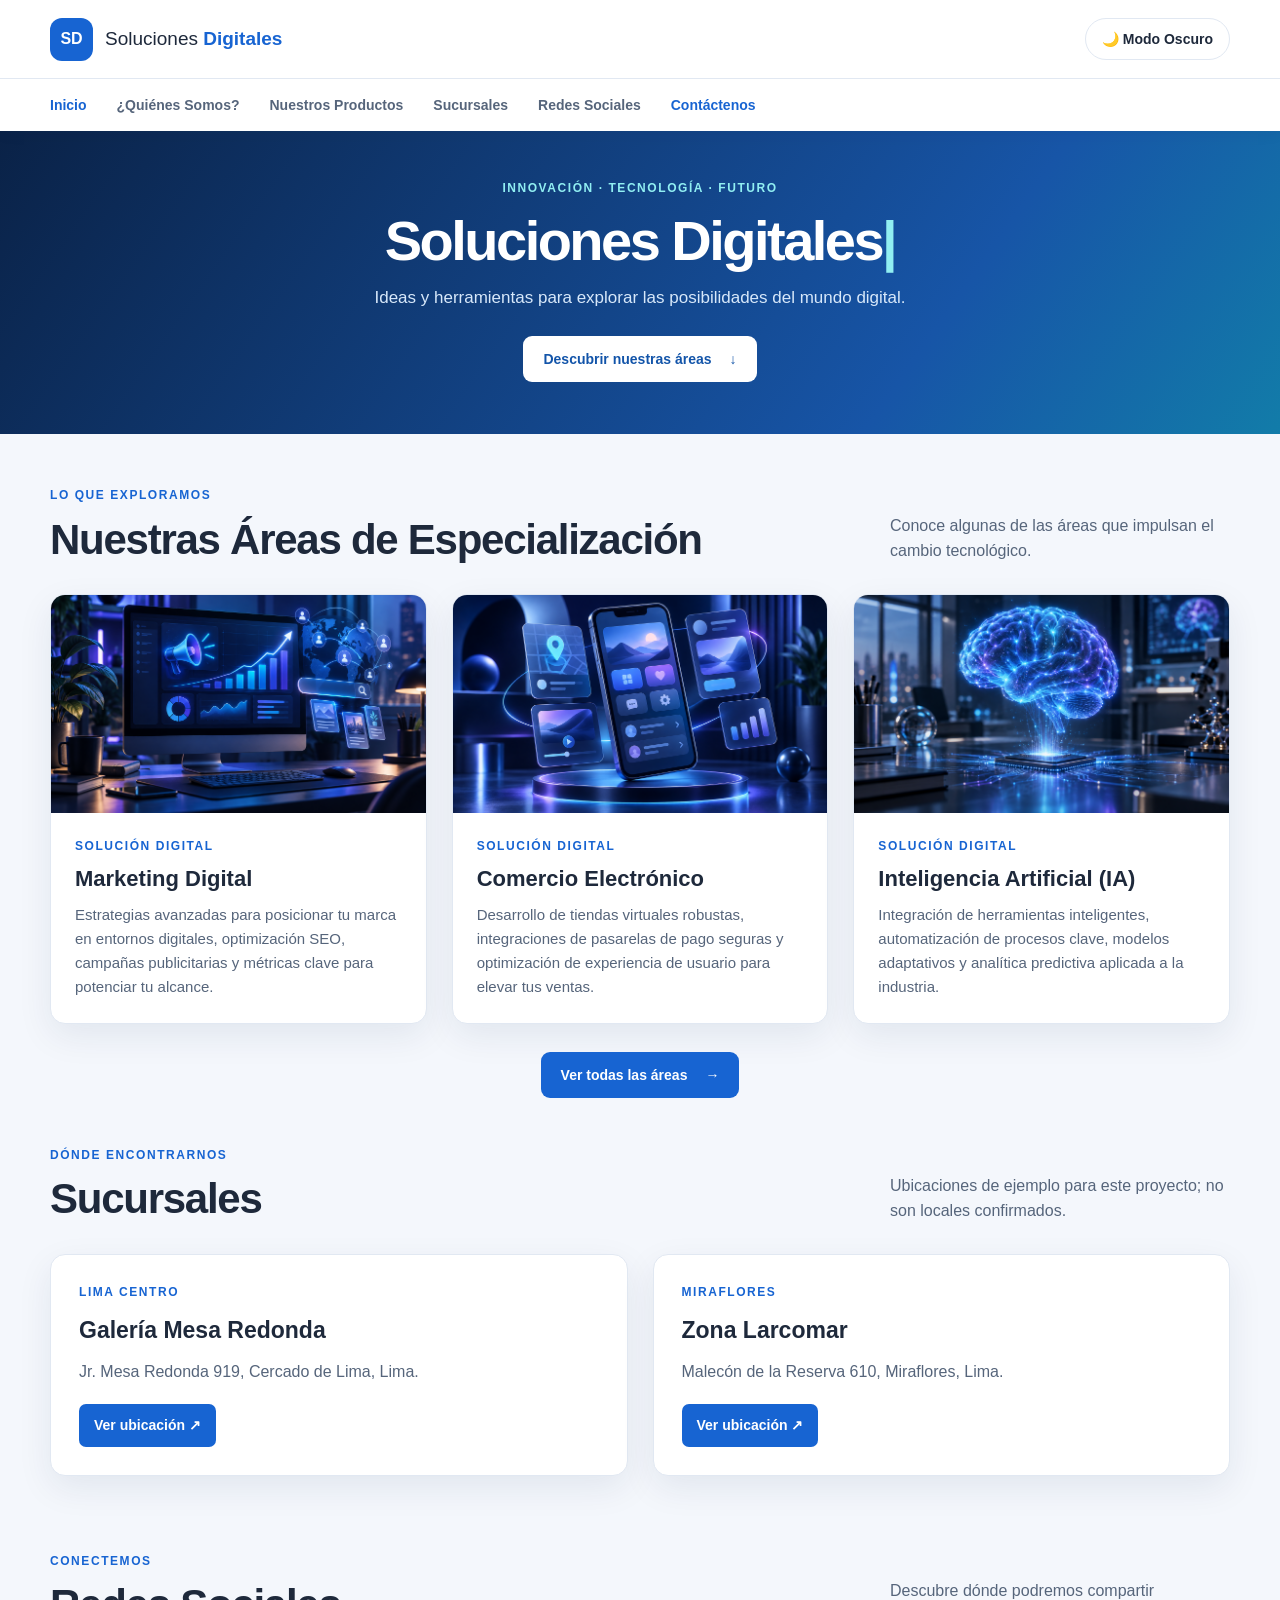
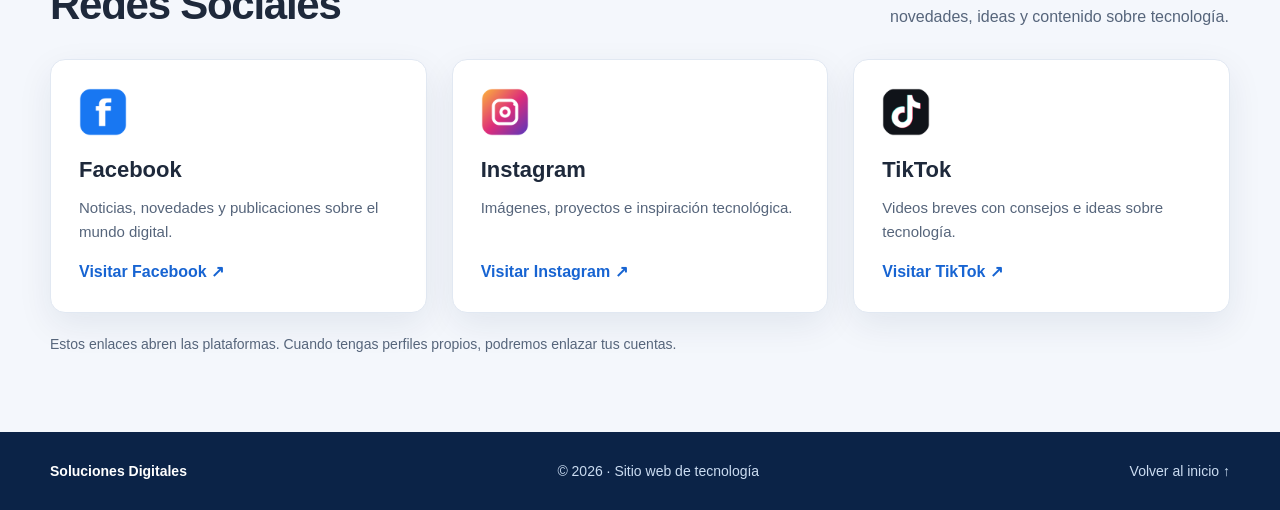
<file: index.html>
<!DOCTYPE html>
<html lang="es">
<head>
  <meta charset="UTF-8">
  <meta name="viewport" content="width=device-width, initial-scale=1.0">
  <meta name="description" content="Soluciones Digitales: marketing, desarrollo web, inteligencia artificial y más áreas de tecnología.">
  <title>Inicio | Soluciones Digitales</title>
  <link rel="stylesheet" href="estilos.css">
  <script src="dinamica.js" defer></script>
</head>
<body>
  <a class="skip-link" href="#contenido">Ir al contenido</a>

  <header class="header">
    <div class="header-container">
      <a class="brand" href="index.html" aria-label="Soluciones Digitales, ir al inicio">
        <span class="brand-mark">SD</span>
        <span>Soluciones <strong>Digitales</strong></span>
      </a>
      <button id="btn-theme" class="btn-theme" type="button" aria-label="Activar modo oscuro">
        🌙 Modo Oscuro
      </button>
    </div>

    <nav class="nav" aria-label="Menú principal">
      <ul class="nav-list">
        <li><a href="index.html" aria-current="page">Inicio</a></li>
        <li><a href="quienes.html">¿Quiénes Somos?</a></li>
        <li><a href="productos.html">Nuestros Productos</a></li>
        <li><a href="#sucursales">Sucursales</a></li>
        <li><a href="#redes-sociales">Redes Sociales</a></li>
        <li>
          <a class="nav-contact"
             href="https://docs.google.com/forms/d/e/1FAIpQLSd05wR9qInPvECJKBWrRU2vzlAW7nPxL7XB4BZQx7r2U97q-Q/viewform?usp=publish-editor"
             target="_blank" rel="noopener noreferrer">Contáctenos</a>
        </li>
      </ul>
    </nav>
  </header>

  <main id="contenido">
    <section class="home-hero">
      <div class="page-container hero-inner">
        <span class="hero-kicker">INNOVACIÓN · TECNOLOGÍA · FUTURO</span>
        <h1 class="titulo-animado">
          <span id="texto-escrito">Soluciones Digitales</span><span class="cursor" aria-hidden="true">|</span>
        </h1>
        <p>Ideas y herramientas para explorar las posibilidades del mundo digital.</p>
        <a href="#productos" class="hero-link">
          Descubrir nuestras áreas <span aria-hidden="true">↓</span>
        </a>
      </div>
    </section>

    <section id="productos" class="services-section page-container">
      <div class="section-heading">
        <div>
          <span class="section-kicker">LO QUE EXPLORAMOS</span>
          <h2 class="section-title">Nuestras Áreas de Especialización</h2>
        </div>
        <p>Conoce algunas de las áreas que impulsan el cambio tecnológico.</p>
      </div>

      <div class="cards-grid">
        <article class="card">
          <div class="card-img-container">
            <img src="imagenes/imagen1.png" alt="Marketing Digital" loading="lazy">
          </div>
          <div class="card-content">
            <span class="card-eyebrow">SOLUCIÓN DIGITAL</span>
            <h3>Marketing Digital</h3>
            <p>Estrategias avanzadas para posicionar tu marca en entornos digitales, optimización SEO, campañas publicitarias y métricas clave para potenciar tu alcance.</p>
          </div>
        </article>

        <article class="card">
          <div class="card-img-container">
            <img src="imagenes/imagen9.png" alt="Comercio Electrónico" loading="lazy">
          </div>
          <div class="card-content">
            <span class="card-eyebrow">SOLUCIÓN DIGITAL</span>
            <h3>Comercio Electrónico</h3>
            <p>Desarrollo de tiendas virtuales robustas, integraciones de pasarelas de pago seguras y optimización de experiencia de usuario para elevar tus ventas.</p>
          </div>
        </article>

        <article class="card">
          <div class="card-img-container">
            <img src="imagenes/imagen4.png" alt="Inteligencia Artificial" loading="lazy">
          </div>
          <div class="card-content">
            <span class="card-eyebrow">SOLUCIÓN DIGITAL</span>
            <h3>Inteligencia Artificial (IA)</h3>
            <p>Integración de herramientas inteligentes, automatización de procesos clave, modelos adaptativos y analítica predictiva aplicada a la industria.</p>
          </div>
        </article>
      </div>

      <div class="section-cta">
        <a class="main-link" href="productos.html">
          Ver todas las áreas <span aria-hidden="true">→</span>
        </a>
      </div>
    </section>

    <section id="sucursales" class="services-section page-container branch-section"
             aria-labelledby="titulo-sucursales">
      <div class="section-heading">
        <div>
          <span class="section-kicker">DÓNDE ENCONTRARNOS</span>
          <h2 class="section-title" id="titulo-sucursales">Sucursales</h2>
        </div>
        <p>Ubicaciones de ejemplo para este proyecto; no son locales confirmados.</p>
      </div>

      <div class="info-grid">
        <article class="info-card">
          <span class="section-kicker">LIMA CENTRO</span>
          <h3>Galería Mesa Redonda</h3>
          <address>Jr. Mesa Redonda 919, Cercado de Lima, Lima.</address>
          <a class="btn-card"
             href="https://www.google.com/maps/search/?api=1&amp;query=Galeria+Mesa+Redonda+Jiron+Mesa+Redonda+919+Lima"
             target="_blank" rel="noopener noreferrer">Ver ubicación ↗</a>
        </article>

        <article class="info-card">
          <span class="section-kicker">MIRAFLORES</span>
          <h3>Zona Larcomar</h3>
          <address>Malecón de la Reserva 610, Miraflores, Lima.</address>
          <a class="btn-card"
             href="https://www.google.com/maps/search/?api=1&amp;query=Larcomar+Malecon+de+la+Reserva+610+Miraflores+Lima"
             target="_blank" rel="noopener noreferrer">Ver ubicación ↗</a>
        </article>
      </div>
    </section>

    <section id="redes-sociales" class="services-section page-container social-section"
             aria-labelledby="titulo-redes">
      <div class="section-heading">
        <div>
          <span class="section-kicker">CONECTEMOS</span>
          <h2 class="section-title" id="titulo-redes">Redes Sociales</h2>
        </div>
        <p>Descubre dónde podremos compartir novedades, ideas y contenido sobre tecnología.</p>
      </div>

      <div class="social-grid">
        <article class="social-card social-facebook">
          <img class="social-logo" src="imagenes/logo-facebook.png" alt=""
               width="48" height="48" loading="lazy">
          <h3>Facebook</h3>
          <p>Noticias, novedades y publicaciones sobre el mundo digital.</p>
          <a href="https://www.facebook.com/" target="_blank" rel="noopener noreferrer">
            Visitar Facebook <span aria-hidden="true">↗</span>
          </a>
        </article>

        <article class="social-card social-instagram">
          <img class="social-logo" src="imagenes/logo-instagram.png" alt=""
               width="48" height="48" loading="lazy">
          <h3>Instagram</h3>
          <p>Imágenes, proyectos e inspiración tecnológica.</p>
          <a href="https://www.instagram.com/" target="_blank" rel="noopener noreferrer">
            Visitar Instagram <span aria-hidden="true">↗</span>
          </a>
        </article>

        <article class="social-card social-tiktok">
          <img class="social-logo" src="imagenes/logo-tiktok.png" alt=""
               width="48" height="48" loading="lazy">
          <h3>TikTok</h3>
          <p>Videos breves con consejos e ideas sobre tecnología.</p>
          <a href="https://www.tiktok.com/" target="_blank" rel="noopener noreferrer">
            Visitar TikTok <span aria-hidden="true">↗</span>
          </a>
        </article>
      </div>

      <p class="social-note">
        Estos enlaces abren las plataformas. Cuando tengas perfiles propios, podremos enlazar tus cuentas.
      </p>
    </section>
  </main>

  <footer class="footer">
    <div class="footer-inner">
      <strong>Soluciones Digitales</strong>
      <p>© 2026 · Sitio web de tecnología</p>
      <a href="index.html">Volver al inicio ↑</a>
    </div>
  </footer>
</body>
</html>
</file>
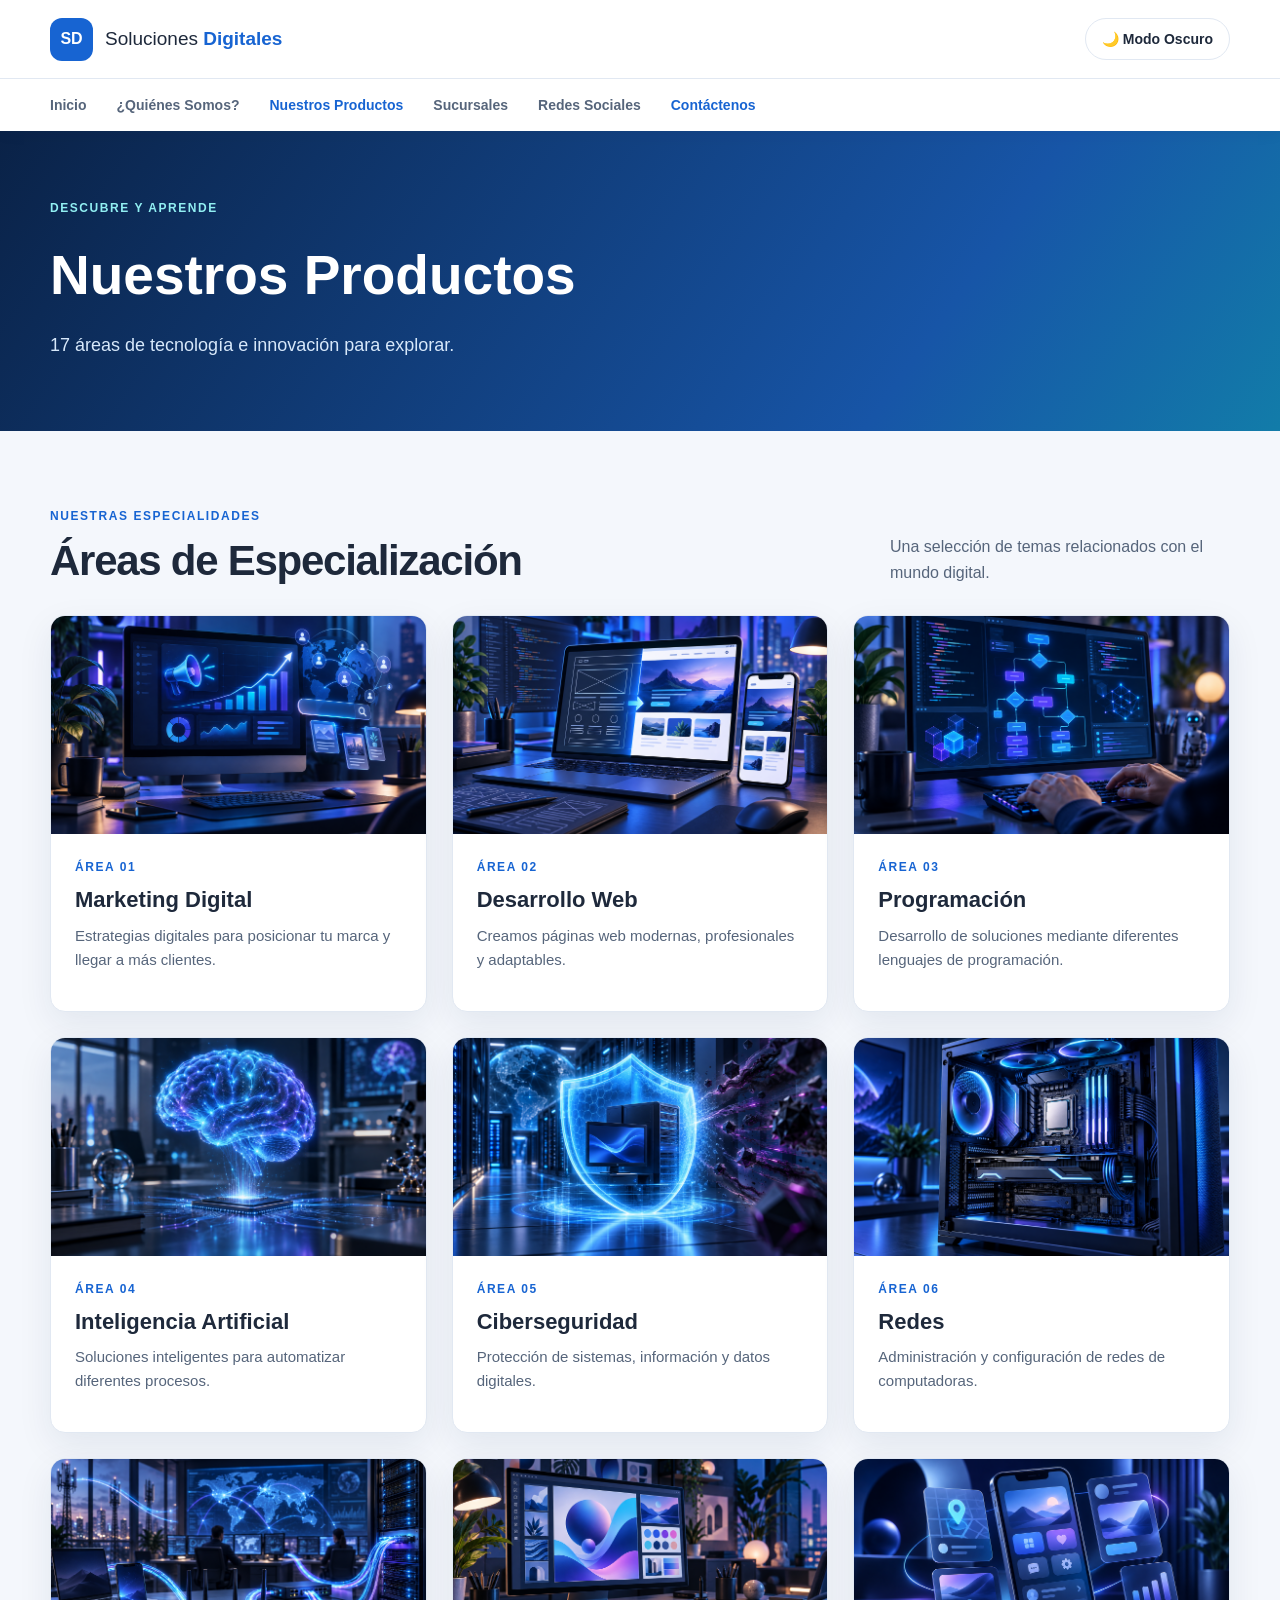
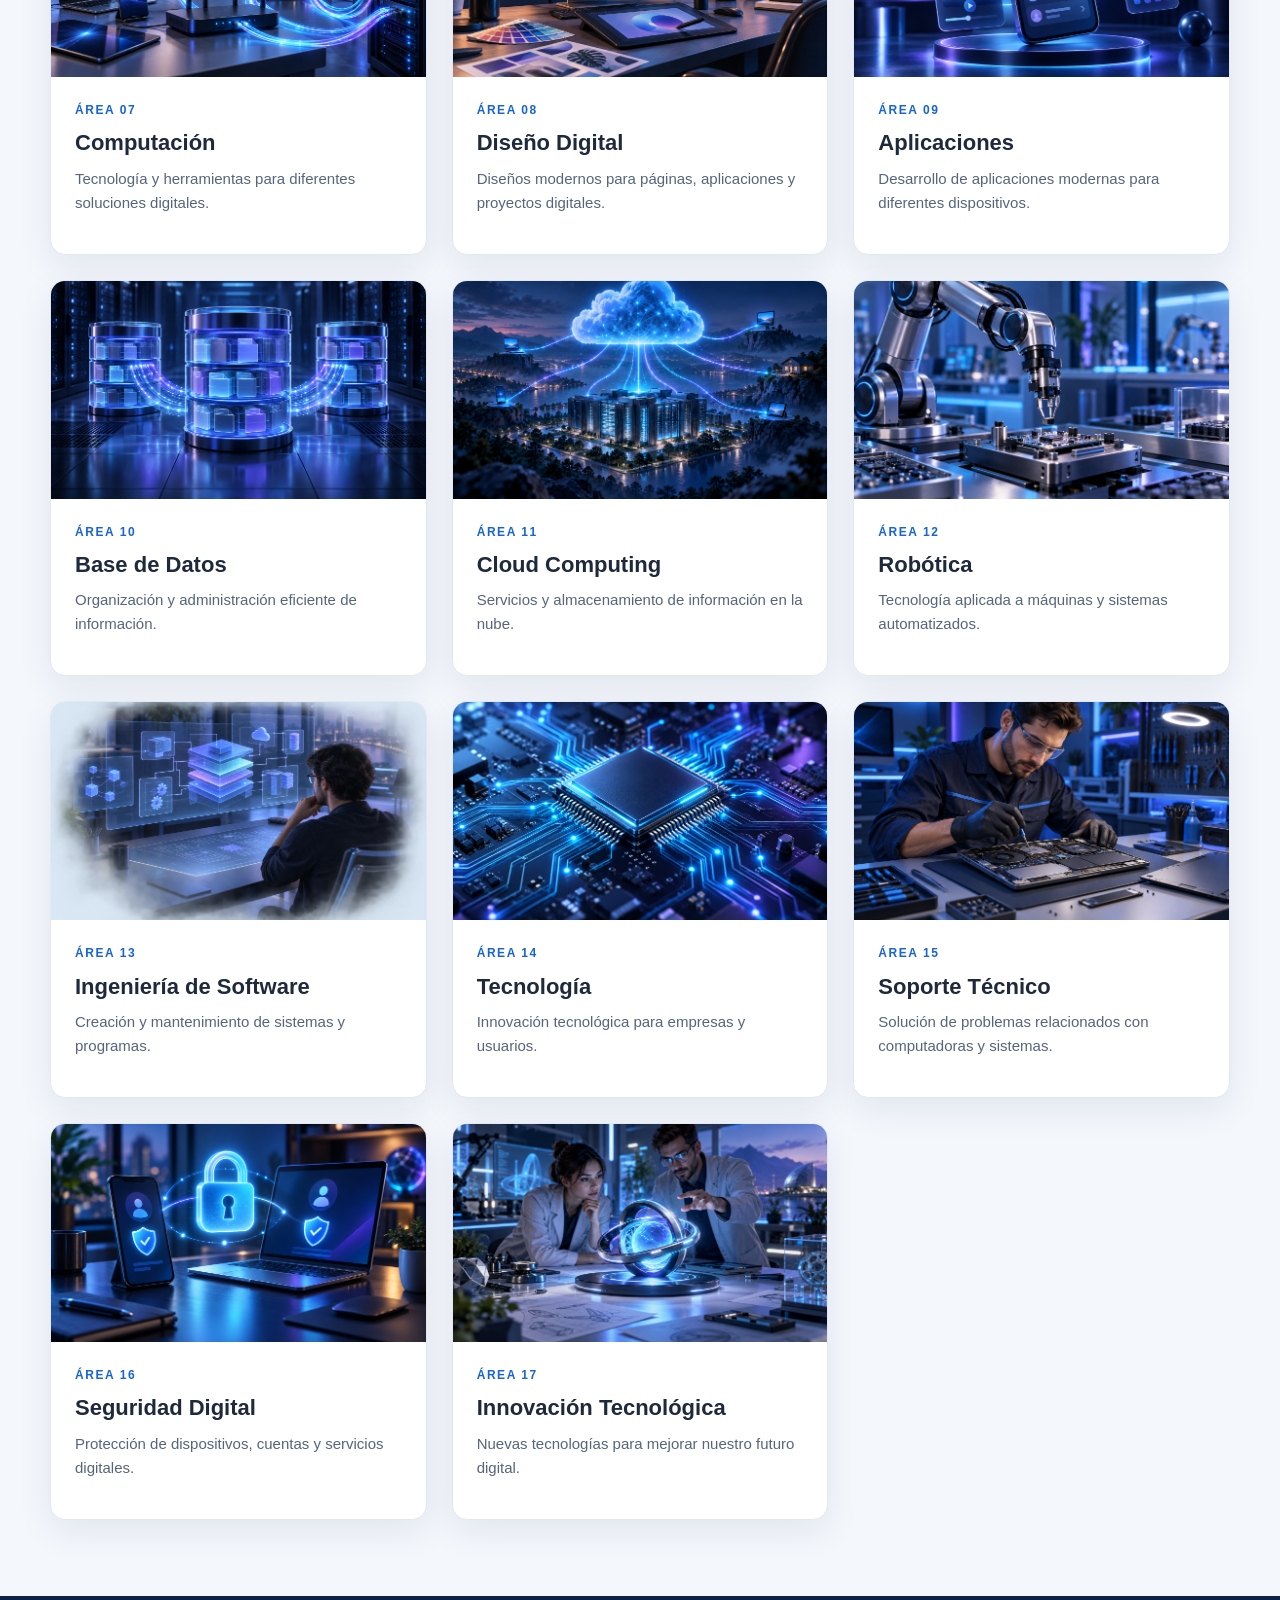
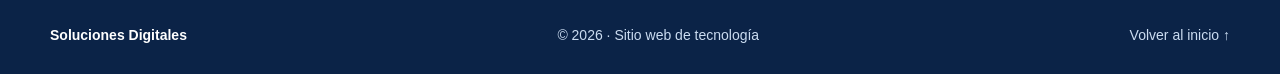
<file: productos.html>
<!DOCTYPE html>
<html lang="es">
<head>
  <meta charset="UTF-8">
  <meta name="viewport" content="width=device-width, initial-scale=1.0">
  <meta name="description" content="Conoce las áreas de tecnología de Soluciones Digitales.">
  <title>Nuestros Productos | Soluciones Digitales</title>
  <link rel="stylesheet" href="estilos.css">
  <script src="dinamica.js" defer></script>
</head>
<body>
  <a class="skip-link" href="#contenido">Ir al contenido</a>

  <header class="header">
    <div class="header-container">
      <a class="brand" href="index.html" aria-label="Soluciones Digitales, ir al inicio">
        <span class="brand-mark">SD</span>
        <span>Soluciones <strong>Digitales</strong></span>
      </a>
      <button id="btn-theme" class="btn-theme" type="button" aria-label="Activar modo oscuro">
        🌙 Modo Oscuro
      </button>
    </div>

    <nav class="nav" aria-label="Menú principal">
      <ul class="nav-list">
        <li><a href="index.html">Inicio</a></li>
        <li><a href="quienes.html">¿Quiénes Somos?</a></li>
        <li><a href="productos.html" aria-current="page">Nuestros Productos</a></li>
        <li><a href="index.html#sucursales">Sucursales</a></li>
        <li><a href="index.html#redes-sociales">Redes Sociales</a></li>
        <li>
          <a class="nav-contact"
             href="https://docs.google.com/forms/d/e/1FAIpQLSd05wR9qInPvECJKBWrRU2vzlAW7nPxL7XB4BZQx7r2U97q-Q/viewform?usp=publish-editor"
             target="_blank" rel="noopener noreferrer">Contáctenos</a>
        </li>
      </ul>
    </nav>
  </header>

  <main id="contenido">
    <section class="page-banner">
      <div class="page-container">
        <span class="hero-kicker">DESCUBRE Y APRENDE</span>
        <h1>Nuestros Productos</h1>
        <p>17 áreas de tecnología e innovación para explorar.</p>
      </div>
    </section>

    <section class="services-section page-container">
      <div class="section-heading">
        <div>
          <span class="section-kicker">NUESTRAS ESPECIALIDADES</span>
          <h2 class="section-title">Áreas de Especialización</h2>
        </div>
        <p>Una selección de temas relacionados con el mundo digital.</p>
      </div>

      <div class="cards-grid">
        <article class="card" id="tema-1">
          <div class="card-img-container">
            <img src="imagenes/imagen1.png" alt="Marketing Digital" loading="lazy">
          </div>
          <div class="card-content">
            <span class="card-eyebrow">ÁREA 01</span>
            <h3>Marketing Digital</h3>
            <p>Estrategias digitales para posicionar tu marca y llegar a más clientes.</p>
          </div>
        </article>

        <article class="card" id="tema-2">
          <div class="card-img-container">
            <img src="imagenes/imagen2.png" alt="Desarrollo Web" loading="lazy">
          </div>
          <div class="card-content">
            <span class="card-eyebrow">ÁREA 02</span>
            <h3>Desarrollo Web</h3>
            <p>Creamos páginas web modernas, profesionales y adaptables.</p>
          </div>
        </article>

        <article class="card" id="tema-3">
          <div class="card-img-container">
            <img src="imagenes/imagen3.png" alt="Programación" loading="lazy">
          </div>
          <div class="card-content">
            <span class="card-eyebrow">ÁREA 03</span>
            <h3>Programación</h3>
            <p>Desarrollo de soluciones mediante diferentes lenguajes de programación.</p>
          </div>
        </article>

        <article class="card" id="tema-4">
          <div class="card-img-container">
            <img src="imagenes/imagen4.png" alt="Inteligencia Artificial" loading="lazy">
          </div>
          <div class="card-content">
            <span class="card-eyebrow">ÁREA 04</span>
            <h3>Inteligencia Artificial</h3>
            <p>Soluciones inteligentes para automatizar diferentes procesos.</p>
          </div>
        </article>

        <article class="card" id="tema-5">
          <div class="card-img-container">
            <img src="imagenes/imagen5.png" alt="Ciberseguridad" loading="lazy">
          </div>
          <div class="card-content">
            <span class="card-eyebrow">ÁREA 05</span>
            <h3>Ciberseguridad</h3>
            <p>Protección de sistemas, información y datos digitales.</p>
          </div>
        </article>

        <article class="card" id="tema-6">
          <div class="card-img-container">
            <img src="imagenes/imagen6.png" alt="Redes" loading="lazy">
          </div>
          <div class="card-content">
            <span class="card-eyebrow">ÁREA 06</span>
            <h3>Redes</h3>
            <p>Administración y configuración de redes de computadoras.</p>
          </div>
        </article>

        <article class="card" id="tema-7">
          <div class="card-img-container">
            <img src="imagenes/imagen7.png" alt="Computación" loading="lazy">
          </div>
          <div class="card-content">
            <span class="card-eyebrow">ÁREA 07</span>
            <h3>Computación</h3>
            <p>Tecnología y herramientas para diferentes soluciones digitales.</p>
          </div>
        </article>

        <article class="card" id="tema-8">
          <div class="card-img-container">
            <img src="imagenes/imagen8.png" alt="Diseño Digital" loading="lazy">
          </div>
          <div class="card-content">
            <span class="card-eyebrow">ÁREA 08</span>
            <h3>Diseño Digital</h3>
            <p>Diseños modernos para páginas, aplicaciones y proyectos digitales.</p>
          </div>
        </article>

        <article class="card" id="tema-9">
          <div class="card-img-container">
            <img src="imagenes/imagen9.png" alt="Aplicaciones" loading="lazy">
          </div>
          <div class="card-content">
            <span class="card-eyebrow">ÁREA 09</span>
            <h3>Aplicaciones</h3>
            <p>Desarrollo de aplicaciones modernas para diferentes dispositivos.</p>
          </div>
        </article>

        <article class="card" id="tema-10">
          <div class="card-img-container">
            <img src="imagenes/imagen10.png" alt="Base de Datos" loading="lazy">
          </div>
          <div class="card-content">
            <span class="card-eyebrow">ÁREA 10</span>
            <h3>Base de Datos</h3>
            <p>Organización y administración eficiente de información.</p>
          </div>
        </article>

        <article class="card" id="tema-11">
          <div class="card-img-container">
            <img src="imagenes/imagen11.png" alt="Cloud Computing" loading="lazy">
          </div>
          <div class="card-content">
            <span class="card-eyebrow">ÁREA 11</span>
            <h3>Cloud Computing</h3>
            <p>Servicios y almacenamiento de información en la nube.</p>
          </div>
        </article>

        <article class="card" id="tema-12">
          <div class="card-img-container">
            <img src="imagenes/imagen12.png" alt="Robótica" loading="lazy">
          </div>
          <div class="card-content">
            <span class="card-eyebrow">ÁREA 12</span>
            <h3>Robótica</h3>
            <p>Tecnología aplicada a máquinas y sistemas automatizados.</p>
          </div>
        </article>

        <article class="card" id="tema-13">
          <div class="card-img-container">
            <img src="imagenes/imagen13.png" alt="Ingeniería de Software" loading="lazy">
          </div>
          <div class="card-content">
            <span class="card-eyebrow">ÁREA 13</span>
            <h3>Ingeniería de Software</h3>
            <p>Creación y mantenimiento de sistemas y programas.</p>
          </div>
        </article>

        <article class="card" id="tema-14">
          <div class="card-img-container">
            <img src="imagenes/imagen14.png" alt="Tecnología" loading="lazy">
          </div>
          <div class="card-content">
            <span class="card-eyebrow">ÁREA 14</span>
            <h3>Tecnología</h3>
            <p>Innovación tecnológica para empresas y usuarios.</p>
          </div>
        </article>

        <article class="card" id="tema-15">
          <div class="card-img-container">
            <img src="imagenes/imagen15.png" alt="Soporte Técnico" loading="lazy">
          </div>
          <div class="card-content">
            <span class="card-eyebrow">ÁREA 15</span>
            <h3>Soporte Técnico</h3>
            <p>Solución de problemas relacionados con computadoras y sistemas.</p>
          </div>
        </article>

        <article class="card" id="tema-16">
          <div class="card-img-container">
            <img src="imagenes/imagen16.png" alt="Seguridad Digital" loading="lazy">
          </div>
          <div class="card-content">
            <span class="card-eyebrow">ÁREA 16</span>
            <h3>Seguridad Digital</h3>
            <p>Protección de dispositivos, cuentas y servicios digitales.</p>
          </div>
        </article>

        <article class="card" id="tema-17">
          <div class="card-img-container">
            <img src="imagenes/imagen17.png" alt="Innovación Tecnológica" loading="lazy">
          </div>
          <div class="card-content">
            <span class="card-eyebrow">ÁREA 17</span>
            <h3>Innovación Tecnológica</h3>
            <p>Nuevas tecnologías para mejorar nuestro futuro digital.</p>
          </div>
        </article>
      </div>
    </section>
  </main>

  <footer class="footer">
    <div class="footer-inner">
      <strong>Soluciones Digitales</strong>
      <p>© 2026 · Sitio web de tecnología</p>
      <a href="index.html">Volver al inicio ↑</a>
    </div>
  </footer>
</body>
</html>
</file>
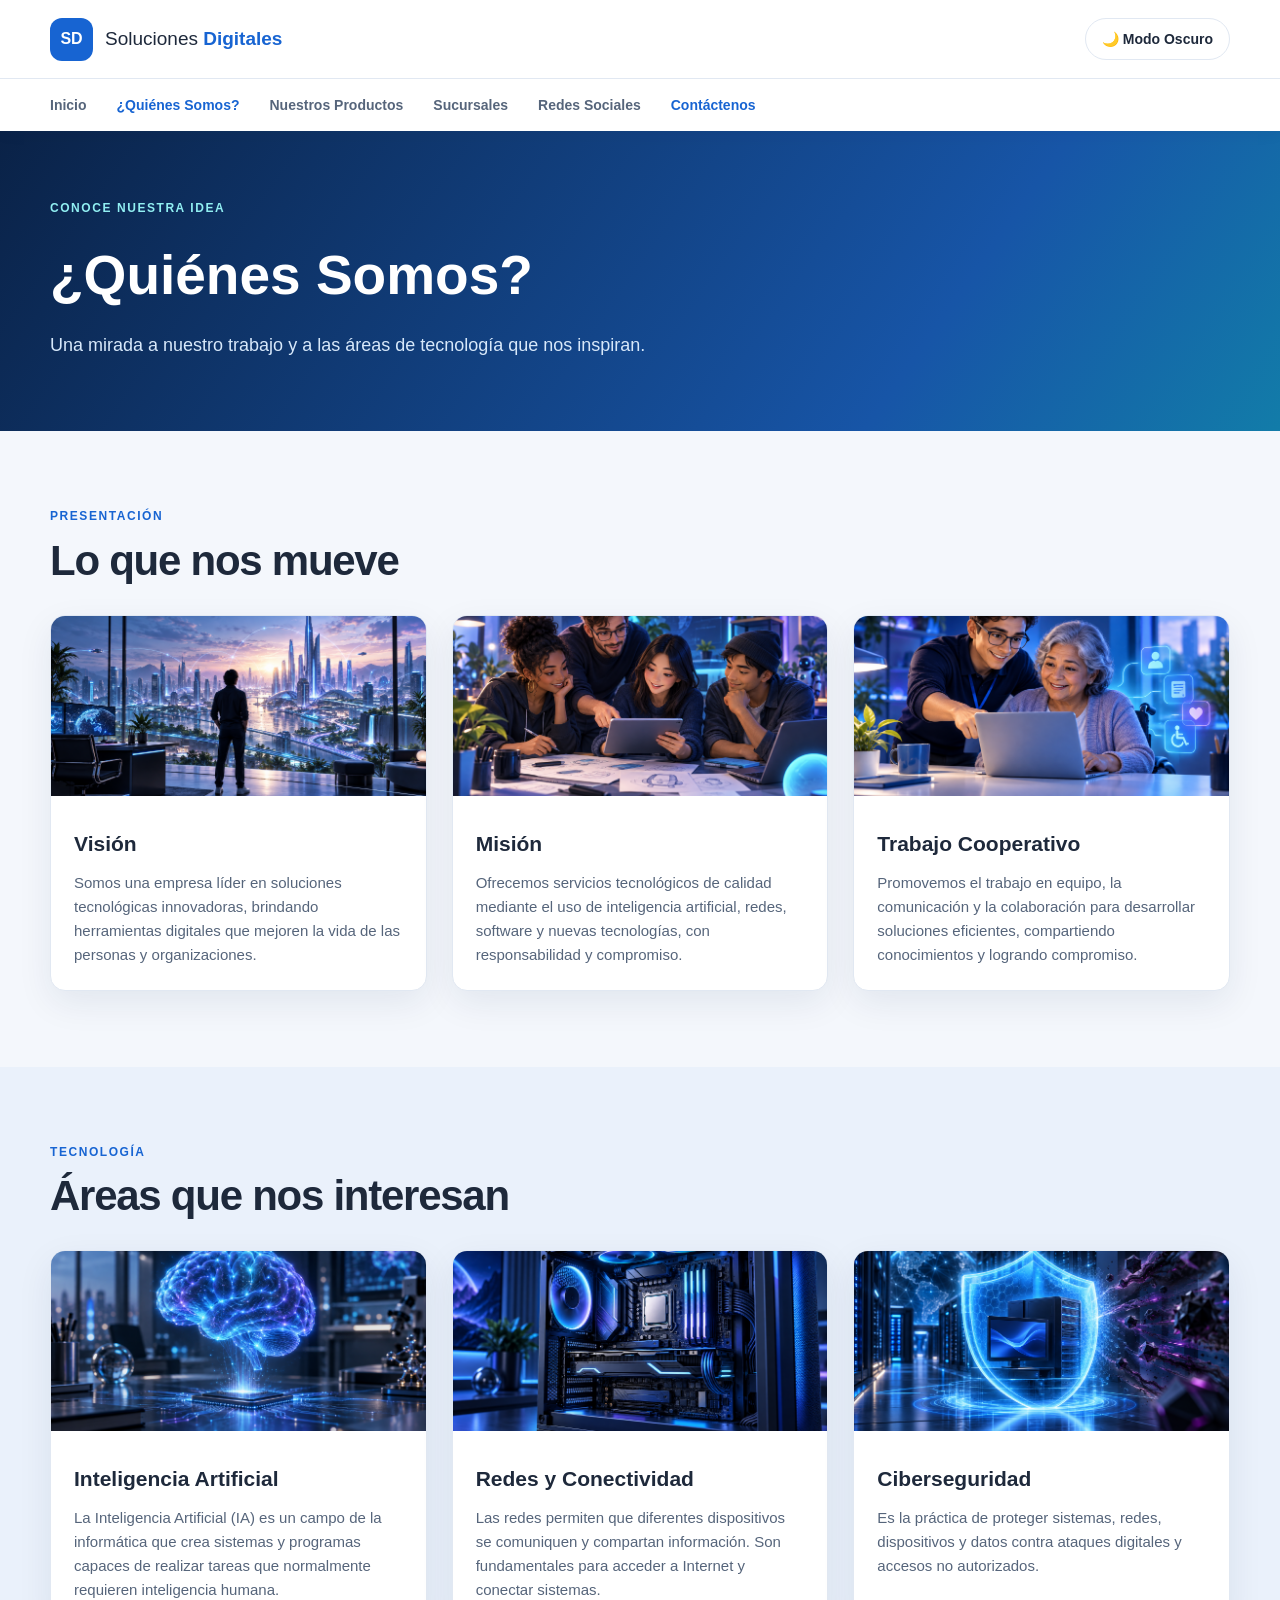
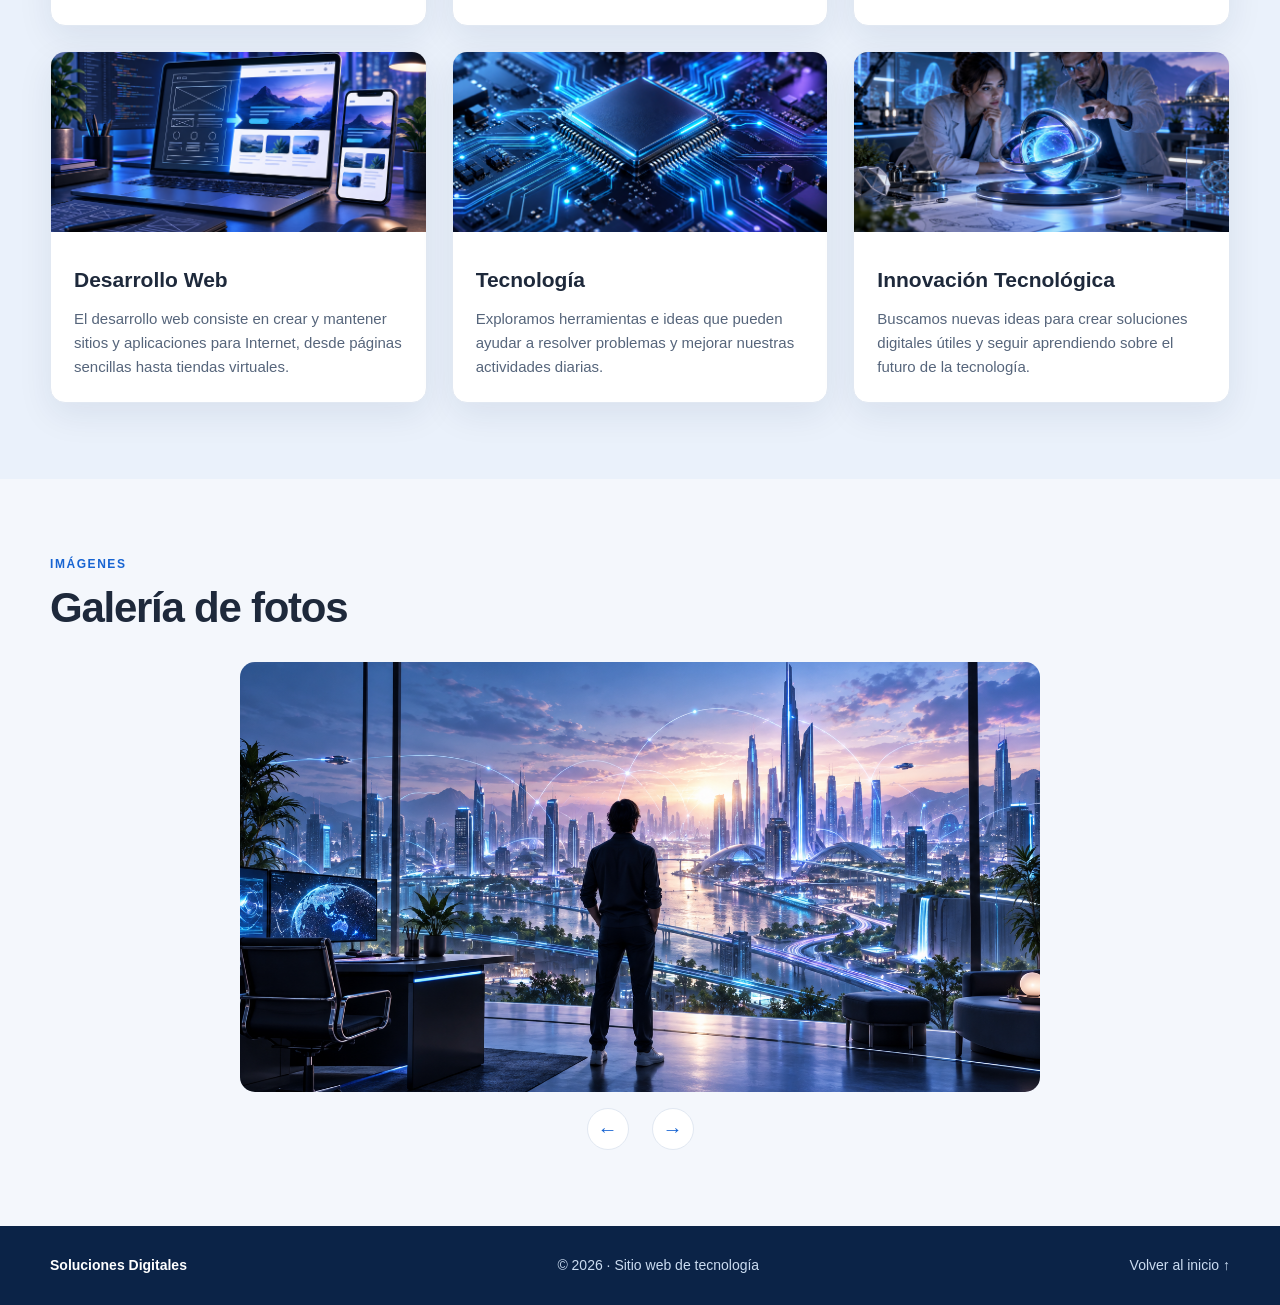
<file: quienes.html>
<!DOCTYPE html>
<html lang="es">
<head>
  <meta charset="UTF-8">
  <meta name="viewport" content="width=device-width, initial-scale=1.0">
  <meta name="description" content="Conoce Soluciones Digitales y nuestras áreas de interés.">
  <title>¿Quiénes Somos? | Soluciones Digitales</title>
  <link rel="stylesheet" href="estilos.css">
  <script src="dinamica.js" defer></script>
</head>
<body>
  <a class="skip-link" href="#contenido">Ir al contenido</a>

  <header class="header">
    <div class="header-container">
      <a class="brand" href="index.html" aria-label="Soluciones Digitales, ir al inicio">
        <span class="brand-mark">SD</span>
        <span>Soluciones <strong>Digitales</strong></span>
      </a>
      <button id="btn-theme" class="btn-theme" type="button" aria-label="Activar modo oscuro">
        🌙 Modo Oscuro
      </button>
    </div>

    <nav class="nav" aria-label="Menú principal">
      <ul class="nav-list">
        <li><a href="index.html">Inicio</a></li>
        <li><a href="quienes.html" aria-current="page">¿Quiénes Somos?</a></li>
        <li><a href="productos.html">Nuestros Productos</a></li>
        <li><a href="index.html#sucursales">Sucursales</a></li>
        <li><a href="index.html#redes-sociales">Redes Sociales</a></li>
        <li>
          <a class="nav-contact"
             href="https://docs.google.com/forms/d/e/1FAIpQLSd05wR9qInPvECJKBWrRU2vzlAW7nPxL7XB4BZQx7r2U97q-Q/viewform?usp=publish-editor"
             target="_blank" rel="noopener noreferrer">Contáctenos</a>
        </li>
      </ul>
    </nav>
  </header>

  <main id="contenido">
    <section class="page-banner">
      <div class="page-container">
        <span class="hero-kicker">CONOCE NUESTRA IDEA</span>
        <h1>¿Quiénes Somos?</h1>
        <p>Una mirada a nuestro trabajo y a las áreas de tecnología que nos inspiran.</p>
      </div>
    </section>

    <section class="page-container about-section">
      <div class="section-heading">
        <div>
          <span class="section-kicker">PRESENTACIÓN</span>
          <h2 class="section-title">Lo que nos mueve</h2>
        </div>
      </div>

      <div class="about-grid">
        <article class="about-card">
          <img src="imagenes/imagen18.png" alt="Visión" loading="lazy">
          <div>
            <h2>Visión</h2>
            <p>Somos una empresa líder en soluciones tecnológicas innovadoras, brindando herramientas digitales que mejoren la vida de las personas y organizaciones.</p>
          </div>
        </article>

        <article class="about-card">
          <img src="imagenes/imagen19.png" alt="Misión" loading="lazy">
          <div>
            <h2>Misión</h2>
            <p>Ofrecemos servicios tecnológicos de calidad mediante el uso de inteligencia artificial, redes, software y nuevas tecnologías, con responsabilidad y compromiso.</p>
          </div>
        </article>

        <article class="about-card">
          <img src="imagenes/imagen20.png" alt="Trabajo cooperativo" loading="lazy">
          <div>
            <h2>Trabajo Cooperativo</h2>
            <p>Promovemos el trabajo en equipo, la comunicación y la colaboración para desarrollar soluciones eficientes, compartiendo conocimientos y logrando compromiso.</p>
          </div>
        </article>
      </div>
    </section>

    <section class="section-alt">
      <div class="page-container about-section">
        <div class="section-heading">
          <div>
            <span class="section-kicker">TECNOLOGÍA</span>
            <h2 class="section-title">Áreas que nos interesan</h2>
          </div>
        </div>

        <div class="about-grid">
          <article class="about-card">
            <img src="imagenes/imagen4.png" alt="Inteligencia artificial" loading="lazy">
            <div>
              <h2>Inteligencia Artificial</h2>
              <p>La Inteligencia Artificial (IA) es un campo de la informática que crea sistemas y programas capaces de realizar tareas que normalmente requieren inteligencia humana.</p>
            </div>
          </article>

          <article class="about-card">
            <img src="imagenes/imagen6.png" alt="Redes y conectividad" loading="lazy">
            <div>
              <h2>Redes y Conectividad</h2>
              <p>Las redes permiten que diferentes dispositivos se comuniquen y compartan información. Son fundamentales para acceder a Internet y conectar sistemas.</p>
            </div>
          </article>

          <article class="about-card">
            <img src="imagenes/imagen5.png" alt="Ciberseguridad" loading="lazy">
            <div>
              <h2>Ciberseguridad</h2>
              <p>Es la práctica de proteger sistemas, redes, dispositivos y datos contra ataques digitales y accesos no autorizados.</p>
            </div>
          </article>

          <article class="about-card">
            <img src="imagenes/imagen2.png" alt="Desarrollo web" loading="lazy">
            <div>
              <h2>Desarrollo Web</h2>
              <p>El desarrollo web consiste en crear y mantener sitios y aplicaciones para Internet, desde páginas sencillas hasta tiendas virtuales.</p>
            </div>
          </article>

          <article class="about-card">
            <img src="imagenes/imagen14.png" alt="Tecnología" loading="lazy">
            <div>
              <h2>Tecnología</h2>
              <p>Exploramos herramientas e ideas que pueden ayudar a resolver problemas y mejorar nuestras actividades diarias.</p>
            </div>
          </article>

          <article class="about-card">
            <img src="imagenes/imagen17.png" alt="Innovación tecnológica" loading="lazy">
            <div>
              <h2>Innovación Tecnológica</h2>
              <p>Buscamos nuevas ideas para crear soluciones digitales útiles y seguir aprendiendo sobre el futuro de la tecnología.</p>
            </div>
          </article>
        </div>
      </div>
    </section>

    <section id="galeria" class="page-container gallery-section">
      <div class="section-heading">
        <div>
          <span class="section-kicker">IMÁGENES</span>
          <h2 class="section-title">Galería de fotos</h2>
        </div>
      </div>

      <div class="gallery" aria-label="Galería de tecnología">
        <div class="slides">
          <div class="slide" data-active>
            <img src="imagenes/imagen18.png" alt="Visión tecnológica" loading="lazy">
          </div>
          <div class="slide">
            <img src="imagenes/imagen19.png" alt="Misión tecnológica" loading="lazy">
          </div>
          <div class="slide">
            <img src="imagenes/imagen20.png" alt="Trabajo en equipo" loading="lazy">
          </div>
          <div class="slide">
            <img src="imagenes/imagen1.png" alt="Marketing digital" loading="lazy">
          </div>
          <div class="slide">
            <img src="imagenes/imagen4.png" alt="Inteligencia artificial" loading="lazy">
          </div>
          <div class="slide">
            <img src="imagenes/imagen6.png" alt="Redes" loading="lazy">
          </div>
          <div class="slide">
            <img src="imagenes/imagen5.png" alt="Ciberseguridad" loading="lazy">
          </div>
          <div class="slide">
            <img src="imagenes/imagen2.png" alt="Desarrollo web" loading="lazy">
          </div>
          <div class="slide">
            <img src="imagenes/imagen14.png" alt="Tecnología" loading="lazy">
          </div>
          <div class="slide">
            <img src="imagenes/imagen17.png" alt="Innovación tecnológica" loading="lazy">
          </div>
        </div>

        <div class="gallery-controls">
          <button id="anterior" type="button" aria-label="Imagen anterior">←</button>
          <button id="siguiente" type="button" aria-label="Imagen siguiente">→</button>
        </div>
      </div>
    </section>
  </main>

  <footer class="footer">
    <div class="footer-inner">
      <strong>Soluciones Digitales</strong>
      <p>© 2026 · Sitio web de tecnología</p>
      <a href="index.html">Volver al inicio ↑</a>
    </div>
  </footer>
</body>
</html>
</file>
<file: estilos.css>
:root {
  color-scheme: light;
  --fondo: #f4f7fc;
  --tarjeta: #ffffff;
  --texto: #1e293b;
  --secundario: #56657b;
  --borde: #e1e8f2;
  --azul: #1764d2;
  --sombra: 0 12px 35px rgba(12, 37, 78, .08);
}

* { box-sizing: border-box; }
html { scroll-behavior: smooth; }

body {
  margin: 0;
  background: var(--fondo);
  color: var(--texto);
  font: 16px/1.6 "Segoe UI", Arial, sans-serif;
}

img { display: block; max-width: 100%; }
a { color: inherit; text-decoration: none; }
button { font: inherit; }

a:focus-visible,
button:focus-visible {
  outline: 3px solid #34c5ca;
  outline-offset: 3px;
}

h1, h2, h3, p { margin-top: 0; }

.page-container {
  width: min(1180px, calc(100% - 40px));
  margin-inline: auto;
}

.skip-link {
  position: absolute;
  top: -80px;
  left: 16px;
  z-index: 10;
  padding: 10px 14px;
  background: white;
  color: #0b2347;
}

.skip-link:focus { top: 12px; }

/* ENCABEZADO Y MENÚ */

.header {
  background: var(--tarjeta);
  box-shadow: 0 2px 15px rgba(12, 37, 78, .06);
  position: relative;
  z-index: 1;
}

.header-container {
  width: min(1180px, calc(100% - 40px));
  min-height: 78px;
  margin: auto;
  display: flex;
  align-items: center;
  justify-content: space-between;
  gap: 20px;
}

.brand {
  display: inline-flex;
  align-items: center;
  gap: 12px;
  font-size: 19px;
}

.brand strong { color: var(--azul); }

.brand-mark {
  display: grid;
  place-items: center;
  width: 43px;
  height: 43px;
  border-radius: 12px;
  background: var(--azul);
  color: white;
  font-weight: 800;
  font-size: 16px;
}

.btn-theme {
  border: 1px solid var(--borde);
  border-radius: 24px;
  padding: 9px 16px;
  background: var(--tarjeta);
  color: var(--texto);
  cursor: pointer;
  font-size: 14px;
  font-weight: 700;
}

.btn-theme:hover { border-color: var(--azul); }
.nav { border-top: 1px solid var(--borde); }

.nav-list {
  width: min(1180px, calc(100% - 40px));
  margin: auto;
  padding: 0;
  list-style: none;
  display: flex;
  gap: 30px;
  align-items: center;
}

.nav-list a {
  display: inline-block;
  padding: 15px 0;
  color: var(--secundario);
  font-size: 14px;
  font-weight: 600;
}

.nav-list a:hover,
.nav-list a[aria-current="page"],
.nav-list .nav-contact {
  color: var(--azul);
}

/* PORTADA */

.home-hero,
.page-banner {
  background: linear-gradient(125deg, #0a2247, #1755a7 72%, #127ca9);
  color: white;
}

.home-hero {
  text-align: center;
  padding: 92px 20px 100px;
}

.hero-inner { max-width: 800px; }

.hero-kicker,
.section-kicker,
.card-eyebrow {
  display: block;
  font-size: 12px;
  font-weight: 800;
  letter-spacing: .13em;
}

.hero-kicker { color: #91eff2; }

.titulo-animado {
  min-height: 1.2em;
  margin: 18px 0 14px;
  font-size: clamp(42px, 6.8vw, 75px);
  line-height: 1.15;
  letter-spacing: -.045em;
}

.cursor {
  color: #91eff2;
  animation: parpadeo 1s step-end infinite;
}

@keyframes parpadeo {
  50% { opacity: 0; }
}

.home-hero p {
  color: #d7e8fa;
  font-size: 19px;
}

.hero-link,
.main-link {
  display: inline-flex;
  align-items: center;
  gap: 18px;
  border-radius: 9px;
  background: white;
  color: #1254a9;
  padding: 12px 20px;
  font-size: 14px;
  font-weight: 800;
  transition: transform .2s, box-shadow .2s;
}

.hero-link { margin-top: 18px; }

.hero-link:hover,
.main-link:hover {
  transform: translateY(-3px);
  box-shadow: var(--sombra);
}

/* TARJETAS */

.services-section,
.about-section,
.gallery-section {
  padding-block: 76px;
}

.section-heading {
  display: flex;
  justify-content: space-between;
  align-items: end;
  gap: 30px;
  margin-bottom: 30px;
}

.section-kicker,
.card-eyebrow {
  color: var(--azul);
}

.section-title {
  margin: 9px 0 0;
  font-size: clamp(28px, 3.4vw, 42px);
  line-height: 1.18;
  letter-spacing: -.03em;
}

.section-heading > p {
  max-width: 340px;
  color: var(--secundario);
  margin-bottom: 0;
}

.cards-grid {
  display: grid;
  grid-template-columns: repeat(3, 1fr);
  gap: 25px;
}

.card {
  overflow: hidden;
  border: 1px solid var(--borde);
  border-radius: 15px;
  background: var(--tarjeta);
  box-shadow: var(--sombra);
  transition: transform .2s, box-shadow .2s;
  scroll-margin-top: 30px;
}

.card:hover {
  transform: translateY(-5px);
  box-shadow: 0 18px 45px rgba(12, 37, 78, .16);
}

.card-img-container {
  height: 218px;
  background: #dae8f5;
}

.card-img-container img {
  width: 100%;
  height: 100%;
  object-fit: cover;
}

.card-content { padding: 24px; }

.card-content h3 {
  margin: 10px 0;
  font-size: 22px;
  line-height: 1.2;
}

.card-content p {
  color: var(--secundario);
  font-size: 15px;
}

.btn-card {
  display: inline-flex;
  align-items: center;
  gap: 10px;
  margin-top: 5px;
  border-radius: 7px;
  padding: 10px 15px;
  background: var(--azul);
  color: white;
  font-size: 14px;
  font-weight: 700;
}

.btn-card:hover { background: #0e4fae; }

.section-cta {
  text-align: center;
  margin-top: 35px;
}

.main-link {
  background: var(--azul);
  color: white;
}

/* QUIÉNES SOMOS */

.page-banner { padding: 68px 0 72px; }

.page-banner h1 {
  margin: 12px 0;
  font-size: clamp(36px, 5vw, 55px);
}

.page-banner p {
  max-width: 670px;
  margin: 0;
  color: #d7e8fa;
  font-size: 18px;
}

.section-alt { background: #eaf1fb; }

.about-grid {
  display: grid;
  grid-template-columns: repeat(3, 1fr);
  gap: 25px;
}

.about-card {
  overflow: hidden;
  border: 1px solid var(--borde);
  border-radius: 15px;
  background: var(--tarjeta);
  box-shadow: var(--sombra);
}

.about-card img {
  width: 100%;
  height: 180px;
  object-fit: cover;
}

.about-card > div { padding: 23px; }
.about-card h2 { margin: 8px 0 10px; font-size: 21px; }

.about-card p {
  color: var(--secundario);
  font-size: 15px;
  margin: 0;
}

/* GALERÍA */

.gallery {
  max-width: 800px;
  margin: 0 auto;
}

.slides {
  position: relative;
  height: min(55vw, 430px);
  min-height: 260px;
  border-radius: 15px;
  overflow: hidden;
  background: #dbe8f7;
}

.slide {
  display: none;
  width: 100%;
  height: 100%;
  position: relative;
}

.slide[data-active] { display: block; }

.slide img {
  width: 100%;
  height: 100%;
  object-fit: cover;
}

.slide span {
  position: absolute;
  bottom: 17px;
  right: 18px;
  border-radius: 7px;
  padding: 6px 11px;
  background: #0b2347d9;
  color: white;
  font-weight: 700;
  font-size: 13px;
}

.gallery-controls {
  display: flex;
  justify-content: center;
  align-items: center;
  gap: 23px;
  margin-top: 16px;
}

.gallery-controls button {
  width: 42px;
  height: 42px;
  border: 1px solid var(--borde);
  border-radius: 50%;
  background: var(--tarjeta);
  color: var(--azul);
  cursor: pointer;
  font-size: 20px;
}

.gallery-controls button:hover { border-color: var(--azul); }

.gallery-controls span {
  min-width: 70px;
  text-align: center;
  font-size: 14px;
  color: var(--secundario);
}

/* PIE Y MODO OSCURO */

.footer {
  background: #0b2347;
  color: #cbdcf1;
  padding: 28px 0;
}

.footer-inner {
  width: min(1180px, calc(100% - 40px));
  margin: auto;
  display: flex;
  align-items: center;
  justify-content: space-between;
  gap: 20px;
  font-size: 14px;
}

.footer-inner strong { color: white; }
.footer-inner p { margin: 0; }
.footer-inner a:hover { color: white; }

body.dark-mode {
  color-scheme: dark;
  --fondo: #121b2a;
  --tarjeta: #1d2b40;
  --texto: #f1f6fc;
  --secundario: #bfcee1;
  --borde: #38506b;
  --azul: #82b6ff;
  --sombra: 0 12px 35px rgba(0, 0, 0, .18);
}

body.dark-mode .section-alt { background: #17253a; }

body.dark-mode .btn-card,
body.dark-mode .main-link {
  background: #2867be;
  color: white;
}

body.dark-mode .brand-mark { background: #2867be; }
body.dark-mode .hero-link { color: #1254a9; }

/* CELULARES */

@media (max-width: 850px) {
  .cards-grid,
  .about-grid {
    grid-template-columns: repeat(2, 1fr);
  }

  .nav-list {
    overflow-x: auto;
    gap: 22px;
  }

  .nav-list a { white-space: nowrap; }
}

@media (max-width: 600px) {
  .header-container { min-height: 70px; }
  .brand { font-size: 15px; gap: 8px; }
  .brand-mark { width: 37px; height: 37px; font-size: 13px; }
  .btn-theme { font-size: 12px; padding: 7px 10px; }
  .home-hero { padding: 70px 15px 76px; }

  .services-section,
  .about-section,
  .gallery-section {
    padding-block: 54px;
  }

  .section-heading {
    align-items: start;
    flex-direction: column;
    gap: 12px;
  }

  .cards-grid,
  .about-grid {
    grid-template-columns: 1fr;
  }

  .card-img-container { height: 205px; }
  .page-banner { padding: 56px 0; }

  .footer-inner {
    align-items: start;
    flex-direction: column;
    gap: 8px;
  }
}

@media (prefers-reduced-motion: reduce) {
  html { scroll-behavior: auto; }

  *,
  *::before,
  *::after {
    animation: none !important;
    transition: none !important;
  }
}
.info-area { padding-top: 0; }

.info-grid {
  display: grid;
  grid-template-columns: repeat(2, minmax(0, 1fr));
  gap: 25px;
}

.info-card {
  scroll-margin-top: 24px;
  padding: 28px;
  border: 1px solid var(--borde);
  border-radius: 15px;
  background: var(--tarjeta);
  box-shadow: var(--sombra);
}

.info-card h2 { margin-bottom: 10px; font-size: 23px; }
.info-card p { margin-bottom: 0; color: var(--secundario); }

@media (max-width: 600px) {
  .info-grid { grid-template-columns: 1fr; }
}
/* Portada más compacta */
.home-hero {
  padding: 48px 20px 52px;
}

.titulo-animado {
  margin: 10px 0 8px;
  font-size: clamp(36px, 5vw, 56px);
}

.home-hero p {
  font-size: 17px;
}

.hero-link {
  margin-top: 8px;
}

.home-hero + .services-section {
  padding-top: 52px;
}

@media (max-width: 600px) {
  .home-hero {
    padding: 46px 15px 50px;
  }

  .home-hero + .services-section {
    padding-top: 44px;
  }
}
.branch-section {
  padding-top: 0;
}

#sucursales,
#redes-sociales {
  scroll-margin-top: 24px;
}

.info-card h3 {
  margin: 10px 0;
  font-size: 23px;
}

.info-card address {
  color: var(--secundario);
  font-style: normal;
}

.info-card .btn-card {
  margin-top: 20px;
}
/* Redes sociales */
.social-section {
  padding-top: 0;
}

.social-grid {
  display: grid;
  grid-template-columns: repeat(3, minmax(0, 1fr));
  gap: 25px;
}

.social-card {
  padding: 28px;
  border: 1px solid var(--borde);
  border-radius: 15px;
  background: var(--tarjeta);
  box-shadow: var(--sombra);
}

.social-symbol {
  display: grid;
  place-items: center;
  width: 48px;
  height: 48px;
  border-radius: 13px;
  background: var(--azul);
  color: white;
  font-size: 28px;
  font-weight: 800;
}

.social-instagram .social-symbol {
  background: #b92d81;
}

.social-tiktok .social-symbol {
  background: #26364f;
}

.social-card h3 {
  margin: 16px 0 8px;
  font-size: 22px;
}

.social-card p {
  min-height: 3.2em;
  color: var(--secundario);
  font-size: 15px;
}

.social-card a {
  color: var(--azul);
  font-weight: 700;
}

.social-card a:hover {
  text-decoration: underline;
}

.social-note {
  margin: 20px 0 0;
  color: var(--secundario);
  font-size: 14px;
}

@media (max-width: 850px) {
  .social-grid {
    grid-template-columns: repeat(2, 1fr);
  }
}

@media (max-width: 600px) {
  .social-grid {
    grid-template-columns: 1fr;
  }
}
#productos {
  padding-bottom: 48px;
}

#productos .card-content p {
  margin-bottom: 0;
}

#productos .section-cta {
  margin-top: 28px;
}
</file>
